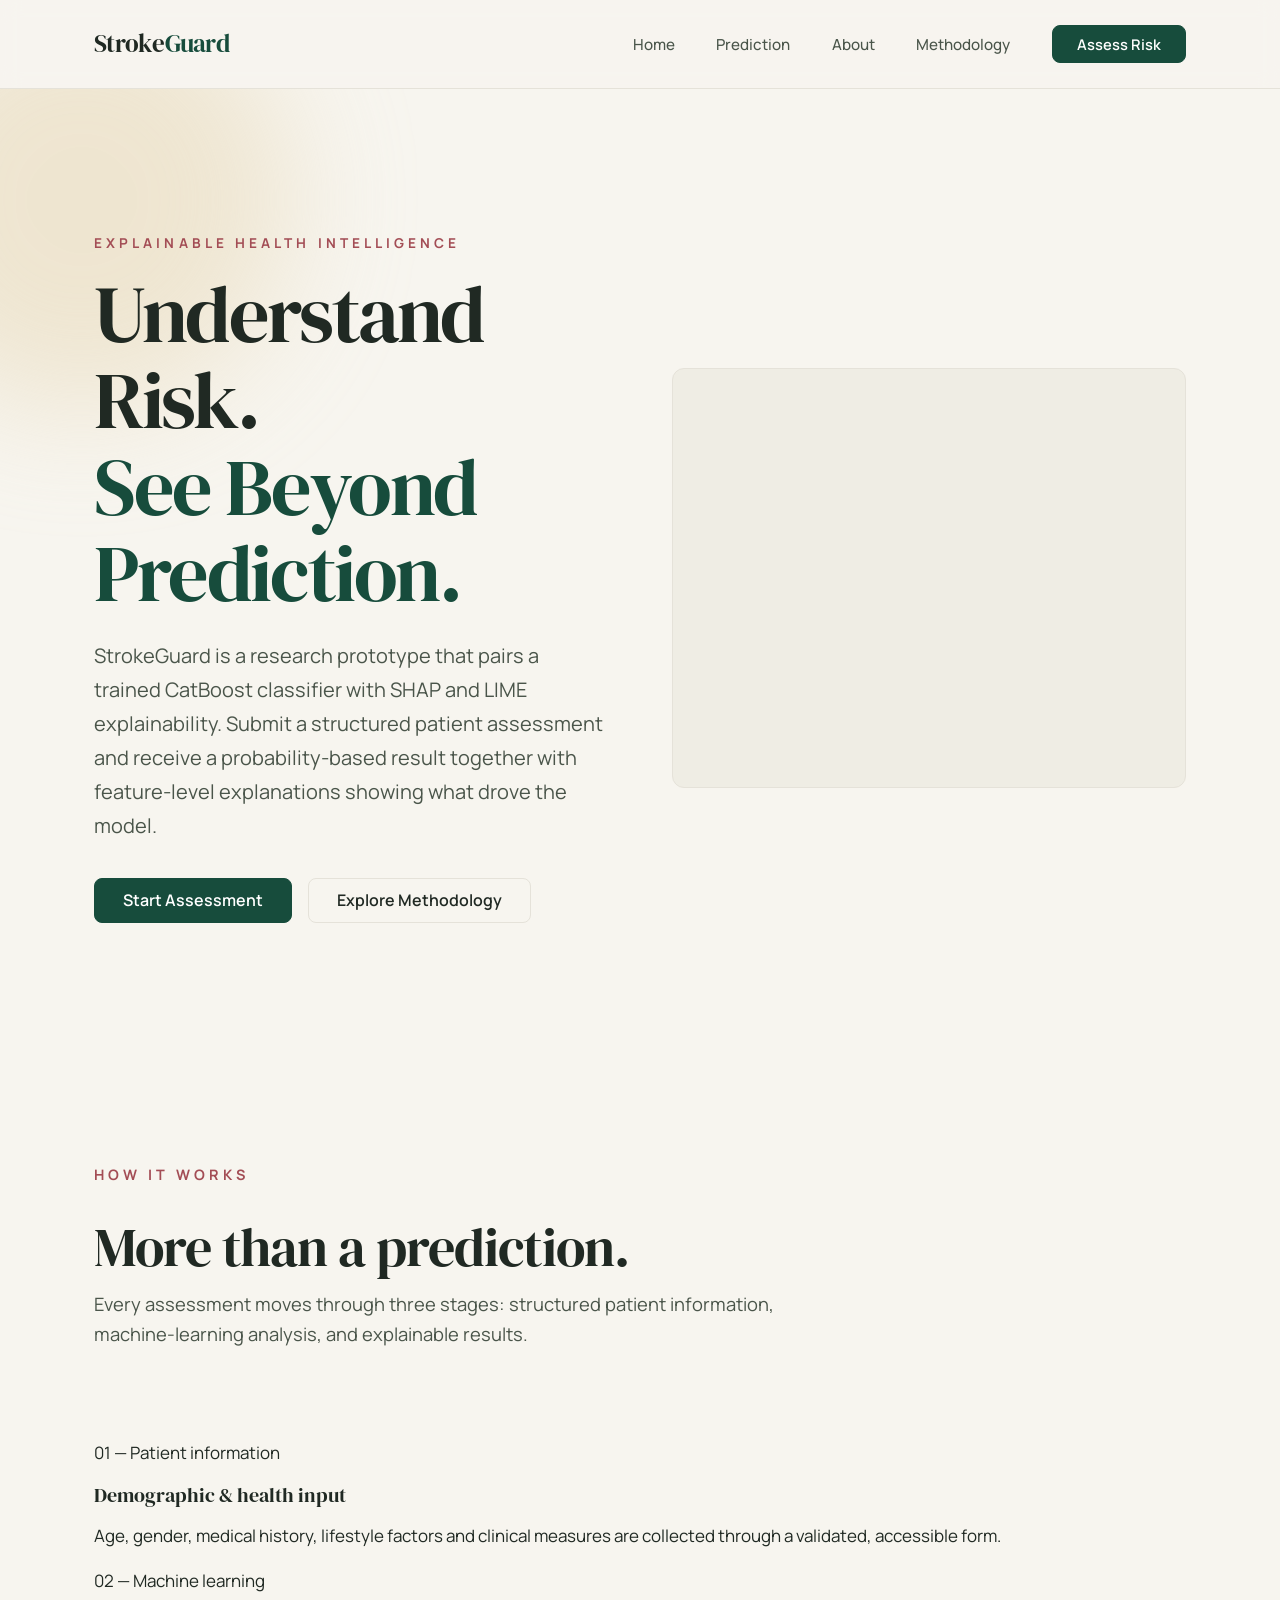
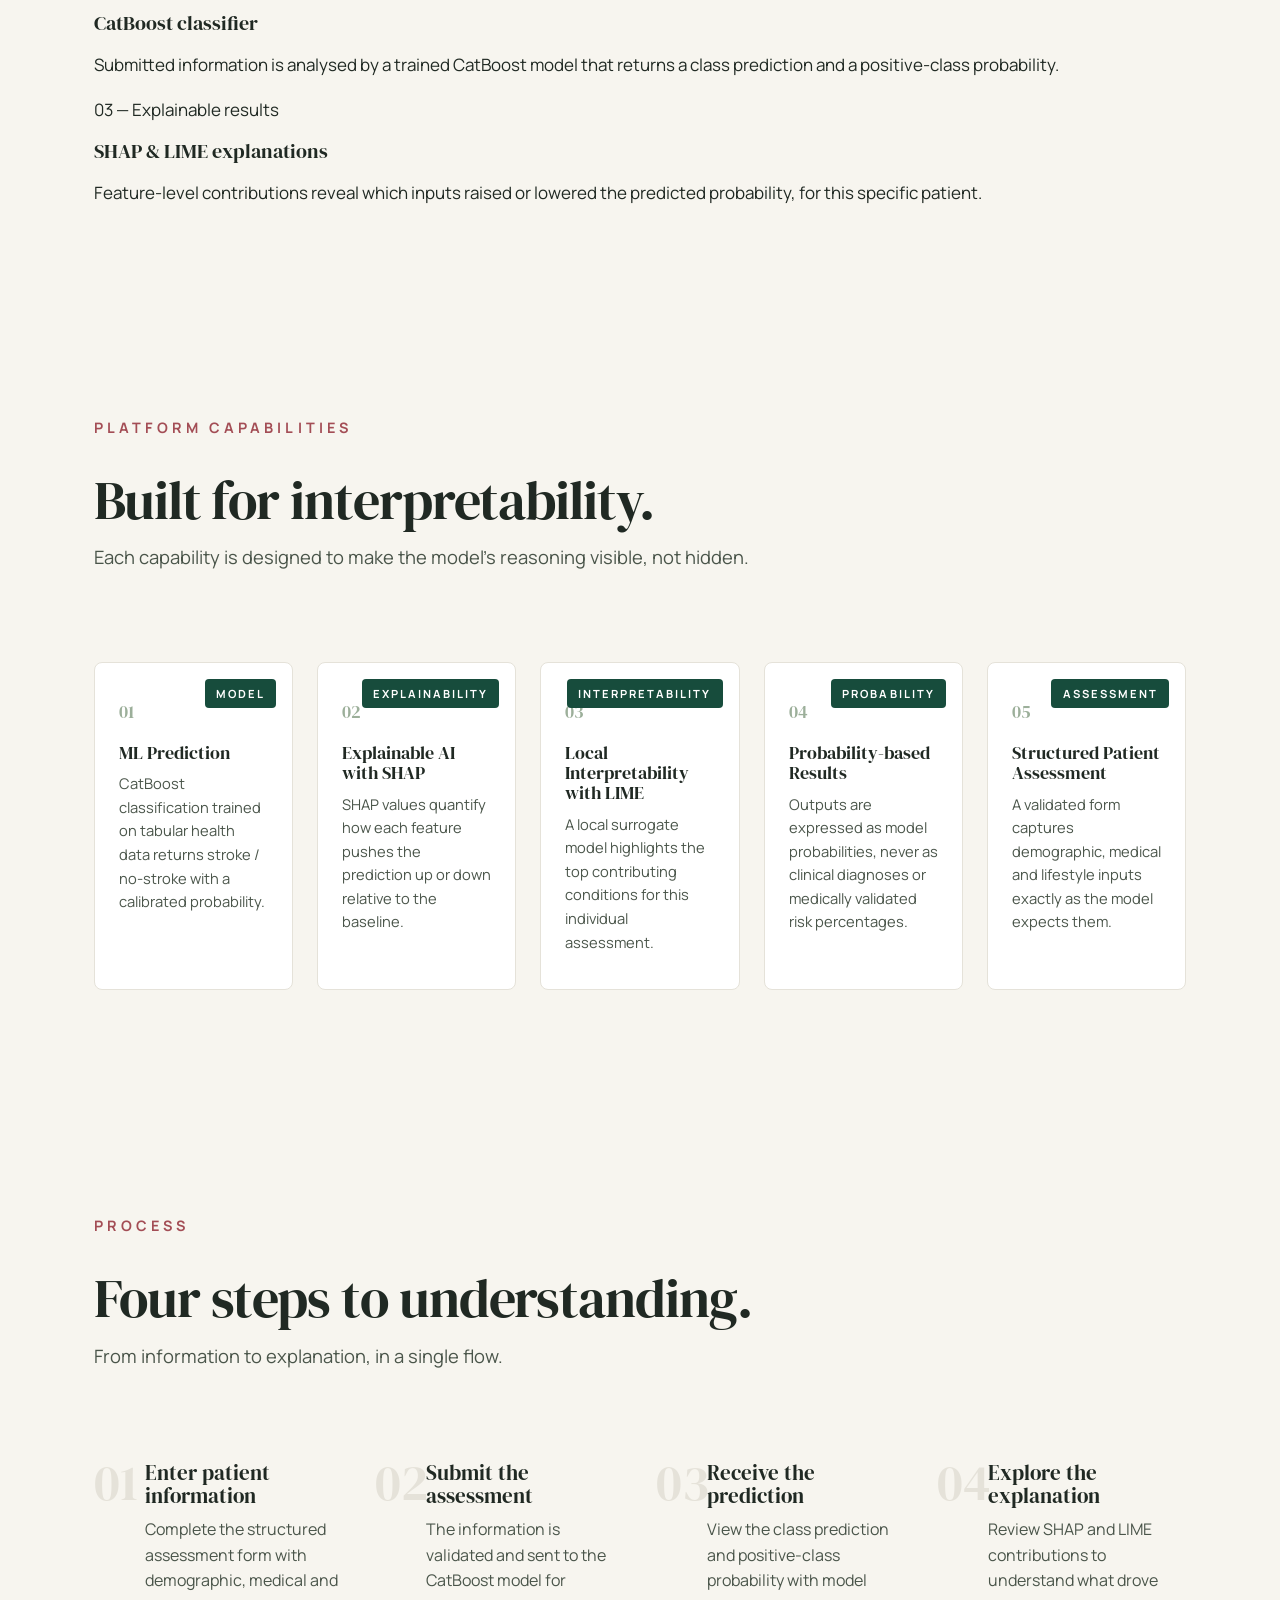
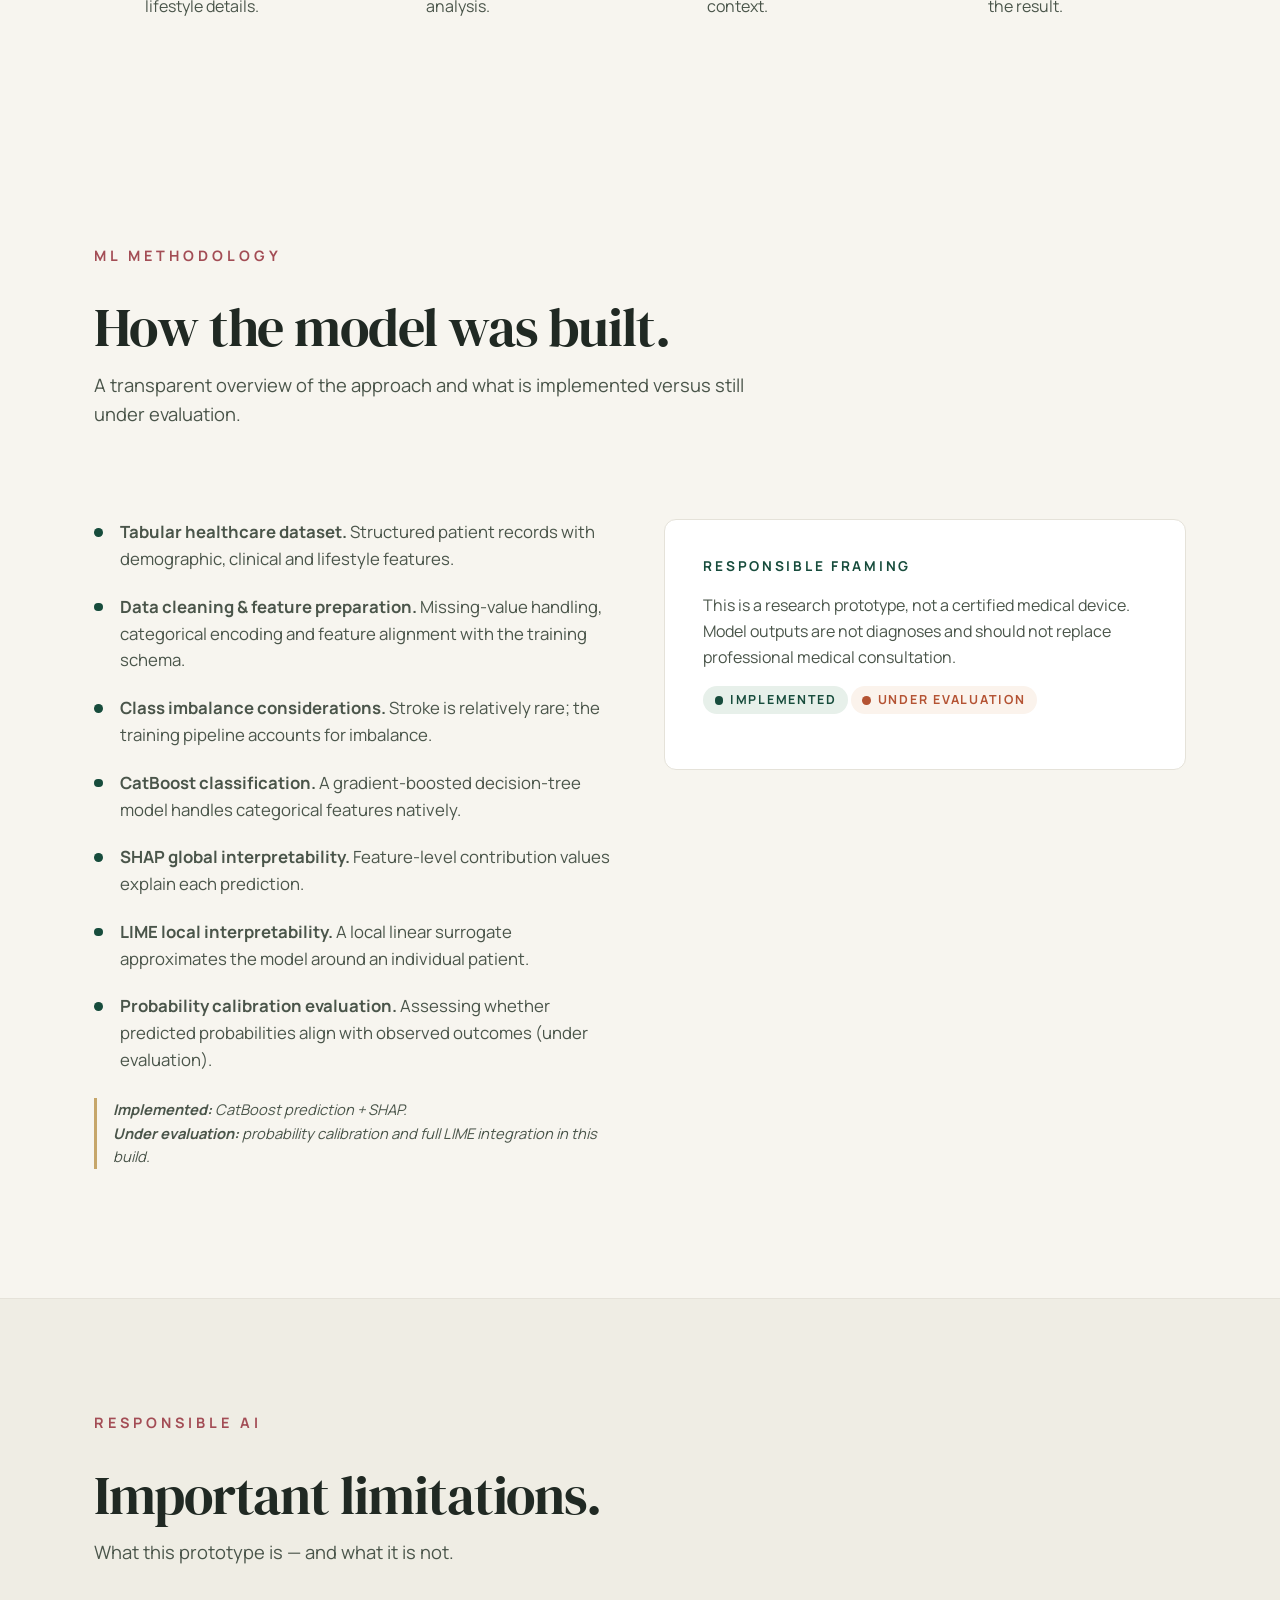
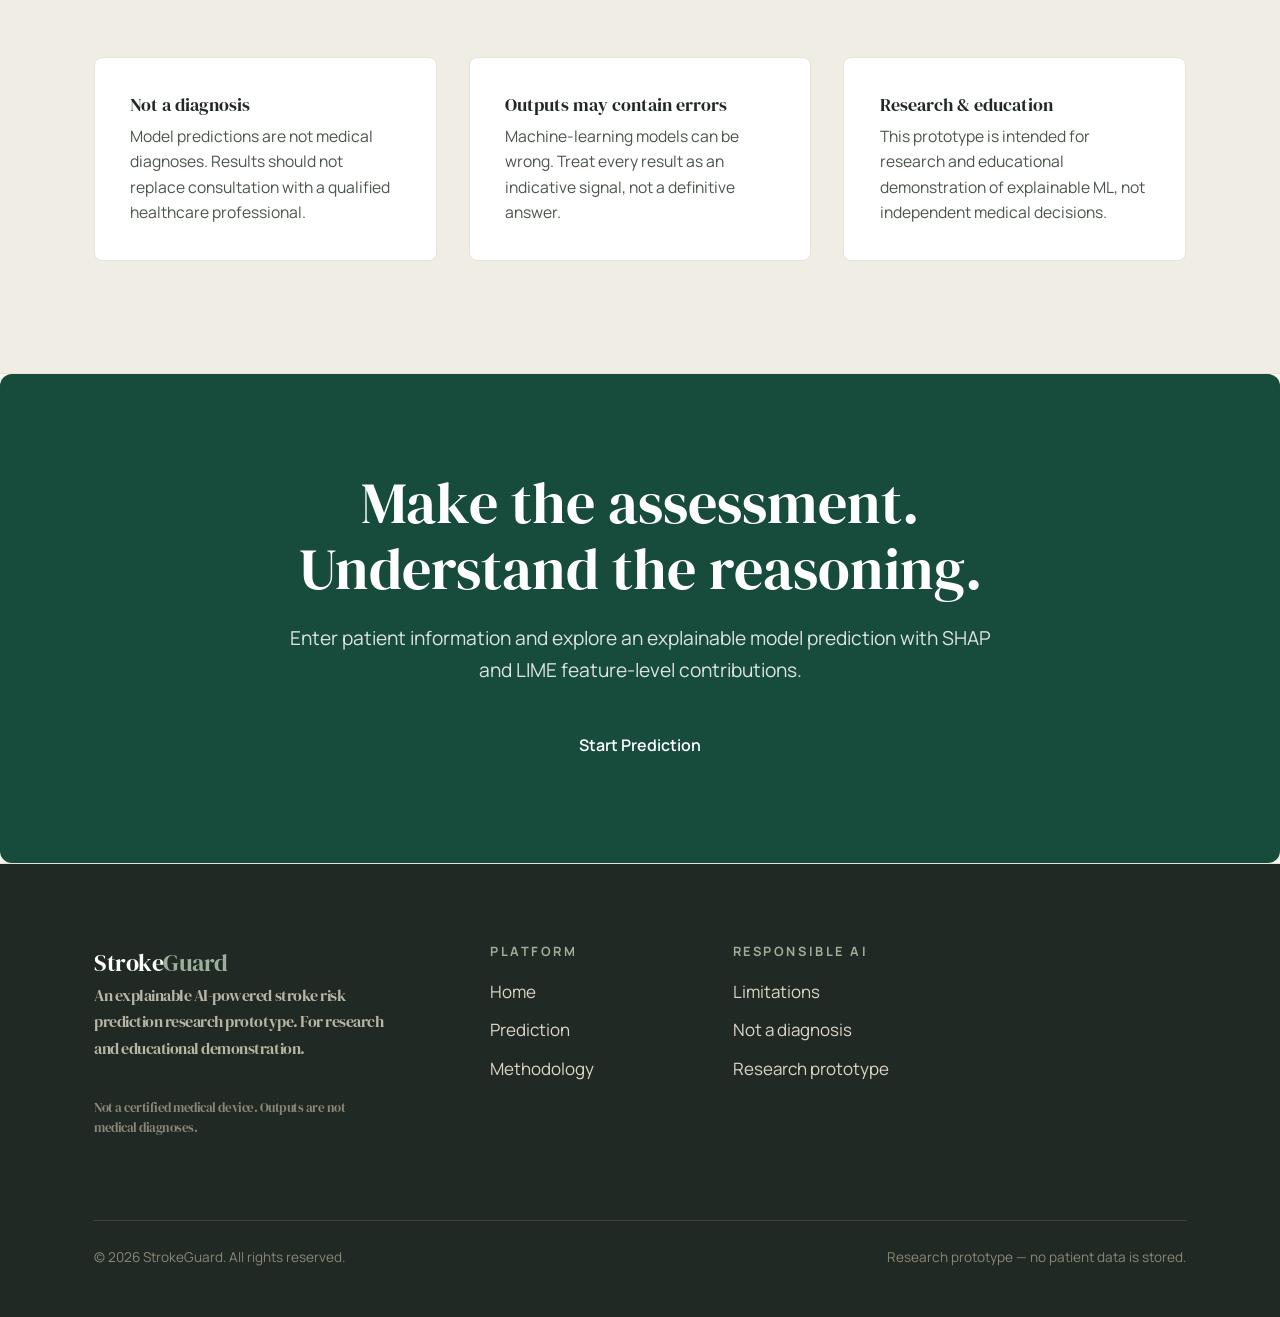
<file: frontend/index.html>
<!DOCTYPE html>
<html lang="en">
<head>
  <meta charset="UTF-8" />
  <meta name="viewport" content="width=device-width, initial-scale=1.0" />
  <title>StrokeGuard — Explainable Stroke Risk Prediction</title>
  <meta name="description" content="An explainable AI-powered stroke risk prediction research prototype. Understand risk, see beyond prediction." />
  <link rel="preconnect" href="https://fonts.googleapis.com" />
  <link rel="preconnect" href="https://fonts.gstatic.com" crossorigin />
  <link href="https://fonts.googleapis.com/css2?family=DM+Serif+Display:ital@0;1&family=Manrope:wght@400;500;600;700&display=swap" rel="stylesheet" />
  <link rel="stylesheet" href="css/style.css" />
</head>
<body>

  <!-- ====================== Navigation ====================== -->
  <header class="site-header">
    <div class="header__inner">
      <a href="index.html" class="brand" aria-label="StrokeGuard home">
        Stroke<span class="brand--mark">Guard</span>
      </a>

      <button class="nav__toggle" aria-label="Open menu" aria-expanded="false" aria-controls="nav-list">
        <span></span>
        <span></span>
        <span></span>
      </button>

      <nav>
        <ul class="nav__list" id="nav-list">
          <li><a href="index.html" class="nav__link">Home</a></li>
          <li><a href="prediction.html" class="nav__link">Prediction</a></li>
          <li><a href="#about" class="nav__link">About</a></li>
          <li><a href="#methodology" class="nav__link">Methodology</a></li>
          <li class="nav__action"><a href="prediction.html" class="btn btn--primary">Assess Risk</a></li>
        </ul>
      </nav>
    </div>
  </header>

  <!-- ====================== Hero ====================== -->
  <section class="hero">
    <div class="hero__orb"></div>

    <div class="container hero__grid">
      <div class="hero__copy">
        <p class="hero__eyebrow">Explainable Health Intelligence</p>
        <h1 class="hero__title">
          Understand Risk.<br />
          <span class="tint">See Beyond Prediction.</span>
        </h1>
        <p class="hero__lead">
          StrokeGuard is a research prototype that pairs a trained CatBoost
          classifier with SHAP and LIME explainability. Submit a structured
          patient assessment and receive a probability-based result together
          with feature-level explanations showing what drove the model.
        </p>
        <div class="hero__ctas">
          <a href="prediction.html" class="btn btn--primary">Start Assessment</a>
          <a href="#methodology" class="btn btn--outline">Explore Methodology</a>
        </div>
      </div>

      <div class="hero__visual" aria-hidden="true">
        <canvas class="hero__canvas" width="700" height="420"></canvas>
      </div>
    </div>
  </section>
  <!-- ====================== Product Intro ====================== -->
  <section class="intro section--intro" id="about">
    <div class="container">
      <div class="section__head">
        <p class="section__label">How it works</p>
        <h2 class="section__title">More than a prediction.</h2>
        <p class="section__desc">
          Every assessment moves through three stages: structured patient
          information, machine-learning analysis, and explainable results.
        </p>
      </div>

      <div class="intro__grid">
        <article class="intro__card">
          <p class="intro__step">01 — Patient information</p>
          <h3>Demographic &amp; health input</h3>
          <p>Age, gender, medical history, lifestyle factors and clinical
          measures are collected through a validated, accessible form.</p>
        </article>
        <article class="intro__card">
          <p class="intro__step">02 — Machine learning</p>
          <h3>CatBoost classifier</h3>
          <p>Submitted information is analysed by a trained CatBoost model
          that returns a class prediction and a positive-class probability.</p>
        </article>
        <article class="intro__card">
          <p class="intro__step">03 — Explainable results</p>
          <h3>SHAP &amp; LIME explanations</h3>
          <p>Feature-level contributions reveal which inputs raised or lowered
          the predicted probability, for this specific patient.</p>
        </article>
      </div>
    </div>
  </section>
  <!-- ====================== Capabilities ====================== -->
  <section class="capabilities section">
    <div class="container">
      <div class="section__head">
        <p class="section__label">Platform capabilities</p>
        <h2 class="section__title">Built for interpretability.</h2>
        <p class="section__desc">
          Each capability is designed to make the model's reasoning visible,
          not hidden.
        </p>
      </div>

      <div class="capabilities__grid">
        <div class="capability">
          <span class="capability__number">01</span>
          <span class="capability__tag">Model</span>
          <h4>ML Prediction</h4>
          <p>CatBoost classification trained on tabular health data returns
          stroke / no-stroke with a calibrated probability.</p>
        </div>
        <div class="capability">
          <span class="capability__number">02</span>
          <span class="capability__tag">Explainability</span>
          <h4>Explainable AI with SHAP</h4>
          <p>SHAP values quantify how each feature pushes the prediction up
          or down relative to the baseline.</p>
        </div>
        <div class="capability">
          <span class="capability__number">03</span>
          <span class="capability__tag">Interpretability</span>
          <h4>Local Interpretability with LIME</h4>
          <p>A local surrogate model highlights the top contributing
          conditions for this individual assessment.</p>
        </div>
        <div class="capability">
          <span class="capability__number">04</span>
          <span class="capability__tag">Probability</span>
          <h4>Probability-based Results</h4>
          <p>Outputs are expressed as model probabilities, never as clinical
          diagnoses or medically validated risk percentages.</p>
        </div>
        <div class="capability">
          <span class="capability__number">05</span>
          <span class="capability__tag">Assessment</span>
          <h4>Structured Patient Assessment</h4>
          <p>A validated form captures demographic, medical and lifestyle
          inputs exactly as the model expects them.</p>
        </div>
      </div>
    </div>
  </section>

  <!-- ====================== How it works ====================== -->
  <section class="workflow section">
    <div class="container">
      <div class="section__head">
        <p class="section__label">Process</p>
        <h2 class="section__title">Four steps to understanding.</h2>
        <p class="section__desc">
          From information to explanation, in a single flow.
        </p>
      </div>

      <div class="workflow__grid">
        <div class="workflow__step">
          <span class="step__num">01</span>
          <h4>Enter patient information</h4>
          <p>Complete the structured assessment form with demographic,
          medical and lifestyle details.</p>
        </div>
        <div class="workflow__step">
          <span class="step__num">02</span>
          <h4>Submit the assessment</h4>
          <p>The information is validated and sent to the CatBoost model for
          analysis.</p>
        </div>
        <div class="workflow__step">
          <span class="step__num">03</span>
          <h4>Receive the prediction</h4>
          <p>View the class prediction and positive-class probability with
          model context.</p>
        </div>
        <div class="workflow__step">
          <span class="step__num">04</span>
          <h4>Explore the explanation</h4>
          <p>Review SHAP and LIME contributions to understand what drove the
          result.</p>
        </div>
      </div>
    </div>
  </section>
  <!-- ====================== Methodology ====================== -->
  <section class="methodology section" id="methodology">
    <div class="container">
      <div class="section__head">
        <p class="section__label">ML methodology</p>
        <h2 class="section__title">How the model was built.</h2>
        <p class="section__desc">
          A transparent overview of the approach and what is implemented
          versus still under evaluation.
        </p>
      </div>

      <div class="methodology__grid">
        <div>
          <ul class="methodology__list">
            <li><strong>Tabular healthcare dataset.</strong> Structured
            patient records with demographic, clinical and lifestyle features.</li>
            <li><strong>Data cleaning &amp; feature preparation.</strong>
            Missing-value handling, categorical encoding and feature alignment
            with the training schema.</li>
            <li><strong>Class imbalance considerations.</strong> Stroke is
            relatively rare; the training pipeline accounts for imbalance.</li>
            <li><strong>CatBoost classification.</strong> A gradient-boosted
            decision-tree model handles categorical features natively.</li>
            <li><strong>SHAP global interpretability.</strong> Feature-level
            contribution values explain each prediction.</li>
            <li><strong>LIME local interpretability.</strong> A local linear
            surrogate approximates the model around an individual patient.</li>
            <li><strong>Probability calibration evaluation.</strong>
            Assessing whether predicted probabilities align with observed
            outcomes (under evaluation).</li>
          </ul>
          <p class="methodology__note">
            <strong>Implemented:</strong> CatBoost prediction + SHAP.<br />
            <strong>Under evaluation:</strong> probability calibration and
            full LIME integration in this build.
          </p>
        </div>

        <div class="methodology__panel">
          <h4>Responsible framing</h4>
          <p>This is a research prototype, not a certified medical device.
          Model outputs are not diagnoses and should not replace professional
          medical consultation.</p>
          <p><span class="status-tag status-tag--implemented"><span class="status-tag__dot"></span>Implemented</span>
          <span class="status-tag status-tag--evaluation"><span class="status-tag__dot"></span>Under evaluation</span></p>
        </div>
      </div>
    </div>
  </section>

  <!-- ====================== Responsible AI ====================== -->
  <section class="responsible section">
    <div class="container">
      <div class="section__head">
        <p class="section__label">Responsible AI</p>
        <h2 class="section__title">Important limitations.</h2>
        <p class="section__desc">
          What this prototype is — and what it is not.
        </p>
      </div>

      <div class="responsible__grid">
        <div class="responsible__card">
          <h4>Not a diagnosis</h4>
          <p>Model predictions are not medical diagnoses. Results should not
          replace consultation with a qualified healthcare professional.</p>
        </div>
        <div class="responsible__card">
          <h4>Outputs may contain errors</h4>
          <p>Machine-learning models can be wrong. Treat every result as an
          indicative signal, not a definitive answer.</p>
        </div>
        <div class="responsible__card">
          <h4>Research &amp; education</h4>
          <p>This prototype is intended for research and educational
          demonstration of explainable ML, not independent medical decisions.</p>
        </div>
      </div>
    </div>
  </section>

  <!-- ====================== Final CTA ====================== -->
  <section class="cta-final section">
    <div class="container">
      <h2 class="cta-final__title">Make the assessment.<br />
      Understand the reasoning.</h2>
      <p class="cta-final__desc">
        Enter patient information and explore an explainable model prediction
        with SHAP and LIME feature-level contributions.
      </p>
      <a href="prediction.html" class="btn btn--primary">Start Prediction</a>
    </div>
  </section>

  <!-- ====================== Footer ====================== -->
  <footer class="site-footer">
    <div class="container">
      <div class="footer__grid">
        <div class="footer__brand">
          Stroke<span class="brand--mark">Guard</span>
          <p class="footer__desc">
            An explainable AI-powered stroke risk prediction research
            prototype. For research and educational demonstration.
          </p>
          <p class="disclaimer">
            Not a certified medical device. Outputs are not medical
            diagnoses.
          </p>
        </div>

        <div class="footer__nav">
          <div class="footer__col">
            <h5>Platform</h5>
            <ul>
              <li><a href="index.html">Home</a></li>
              <li><a href="prediction.html">Prediction</a></li>
              <li><a href="#methodology">Methodology</a></li>
            </ul>
          </div>
          <div class="footer__col">
            <h5>Responsible AI</h5>
            <ul>
              <li><a href="#responsible">Limitations</a></li>
              <li><a href="#methodology">Not a diagnosis</a></li>
              <li><a href="#methodology">Research prototype</a></li>
            </ul>
          </div>
        </div>
      </div>

      <div class="footer__bottom">
        <span>© 2026 StrokeGuard. All rights reserved.</span>
        <span>Research prototype — no patient data is stored.</span>
      </div>
    </div>
  </footer>
</body>
</html>
</file>
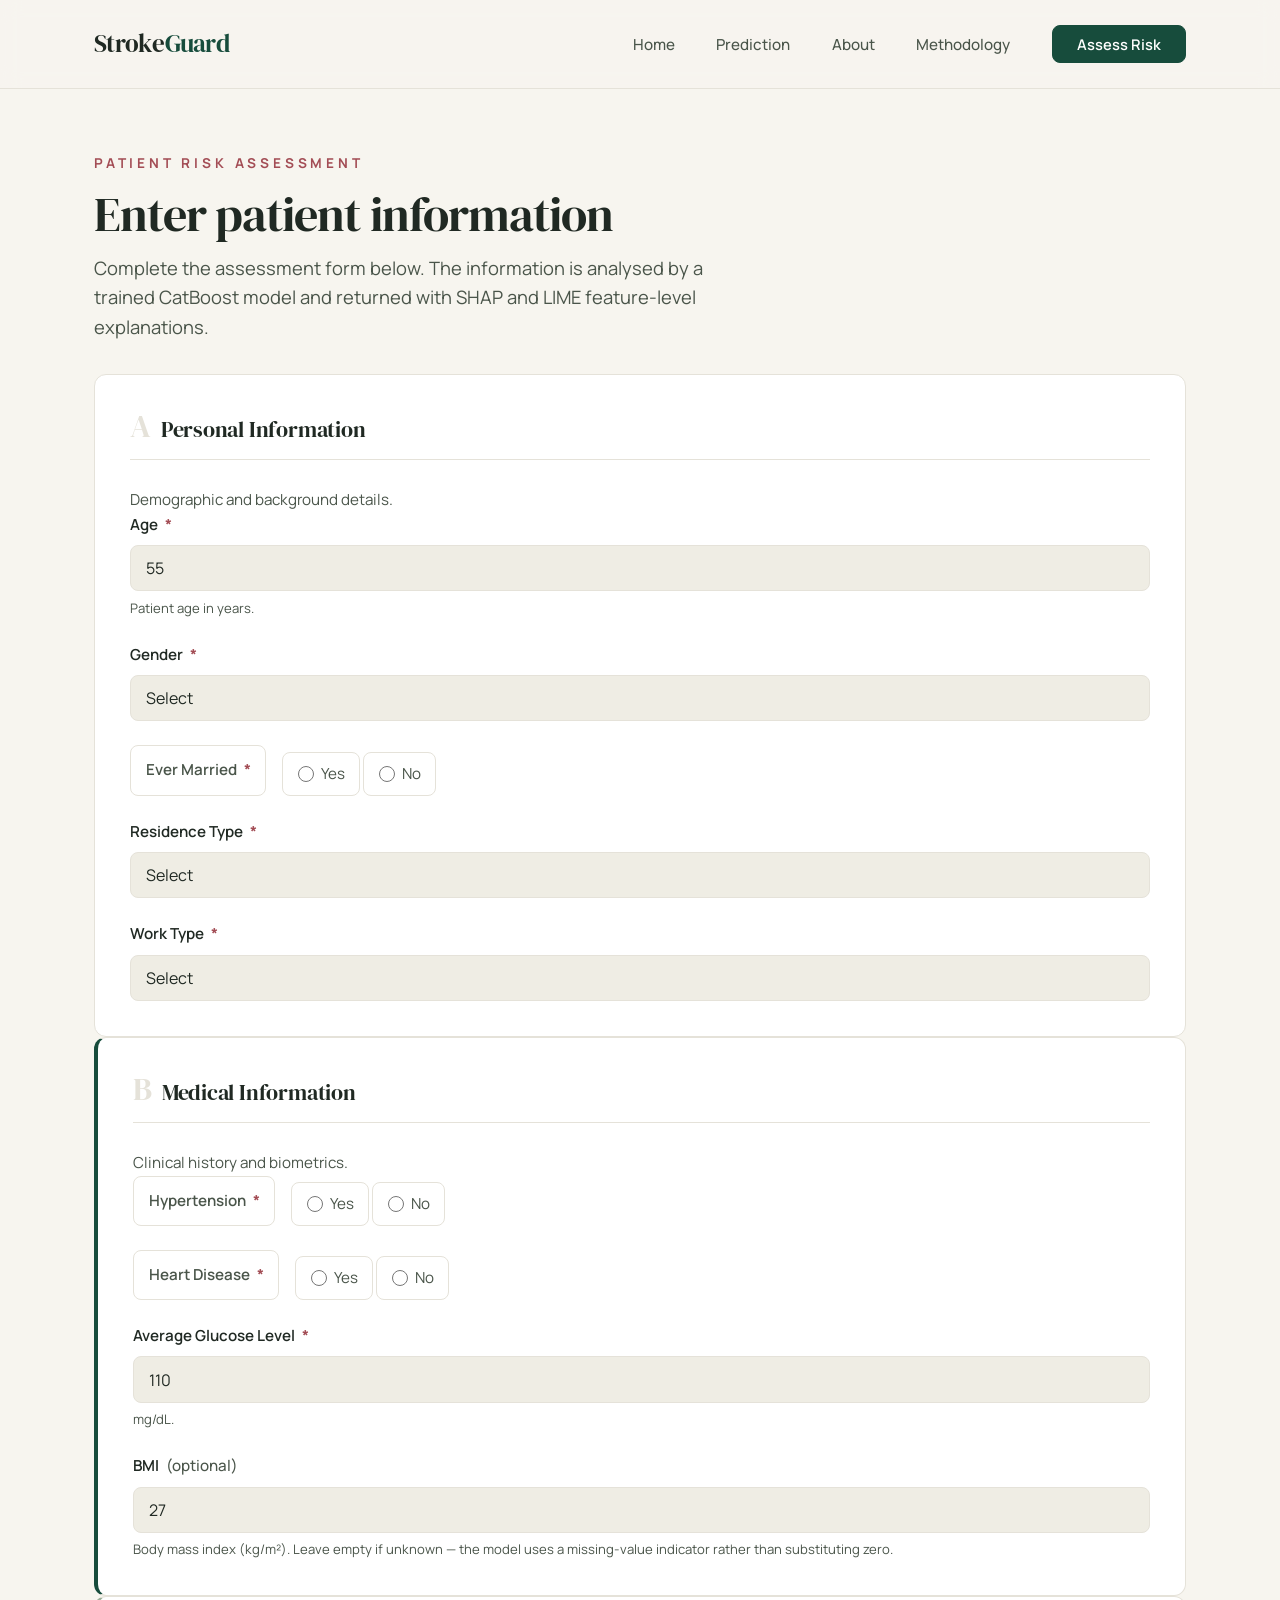
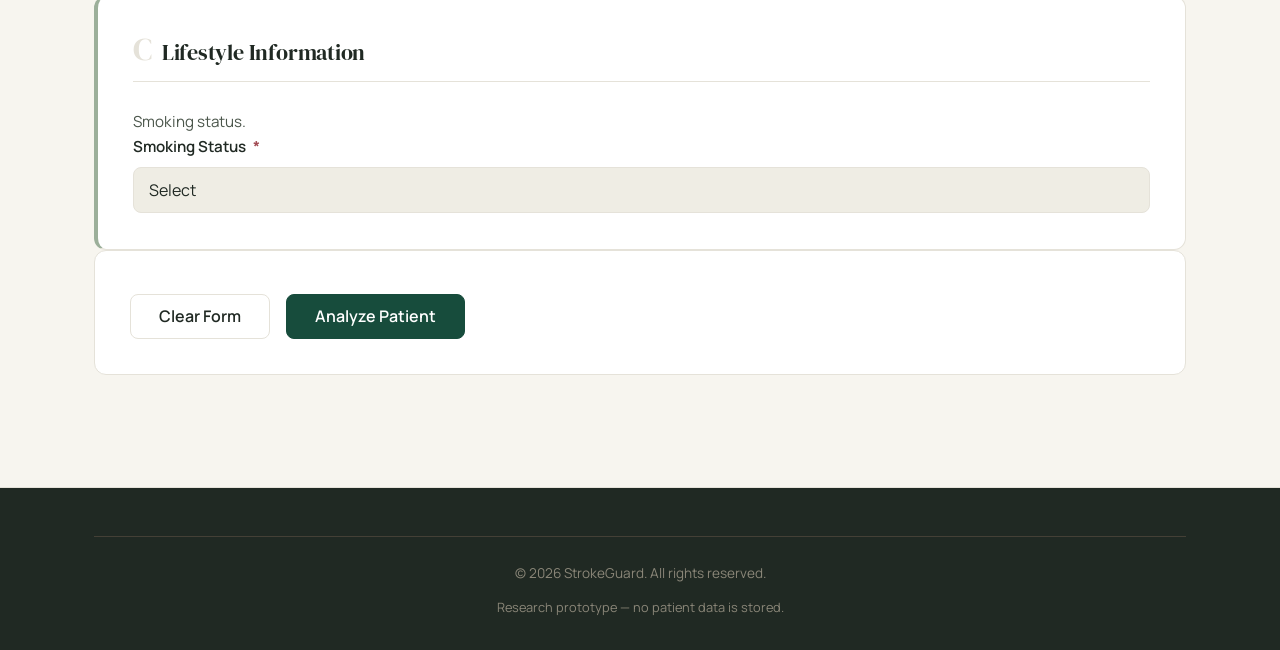
<file: frontend/prediction.html>
<!DOCTYPE html>
<html lang="en">
<head>
  <meta charset="UTF-8" />
  <meta name="viewport" content="width=device-width, initial-scale=1.0" />
  <title>Patient Risk Assessment — StrokeGuard</title>
  <meta name="description" content="Enter patient information to generate an explainable stroke risk prediction." />
  <link rel="preconnect" href="https://fonts.googleapis.com" />
  <link rel="preconnect" href="https://fonts.gstatic.com" crossorigin />
  <link href="https://fonts.googleapis.com/css2?family=DM+Serif+Display:ital@0;1&family=Manrope:wght@400;500;600;700&display=swap" rel="stylesheet" />
  <link rel="stylesheet" href="css/style.css" />
  <link rel="stylesheet" href="css/prediction.css" />
</head>
<body>

  <!-- ====================== Navigation ====================== -->
  <header class="site-header">
    <div class="header__inner">
      <a href="index.html" class="brand" aria-label="StrokeGuard home">
        Stroke<span class="brand--mark">Guard</span>
      </a>

      <button class="nav__toggle" aria-label="Open menu" aria-expanded="false" aria-controls="nav-list">
        <span></span><span></span><span></span>
      </button>

      <nav>
        <ul class="nav__list" id="nav-list">
          <li><a href="index.html" class="nav__link">Home</a></li>
          <li><a href="prediction.html" class="nav__link" aria-current="page">Prediction</a></li>
          <li><a href="index.html#about" class="nav__link">About</a></li>
          <li><a href="index.html#methodology" class="nav__link">Methodology</a></li>
          <li class="nav__action"><a href="prediction.html" class="btn btn--primary">Assess Risk</a></li>
        </ul>
      </nav>
    </div>
  </header>

  <!-- ====================== Page header ====================== -->
  <section class="page-header">
    <div class="page-header__inner">
      <p class="page__eyebrow">Patient Risk Assessment</p>
      <h1 class="page__title">Enter patient information</h1>
      <p class="page__lead">
        Complete the assessment form below. The information is analysed by a
        trained CatBoost model and returned with SHAP and LIME
        feature-level explanations.
      </p>
    </div>
  </section>

  <!-- ====================== Assessment form ====================== -->
  <section class="assessment">
    <div class="assessment__inner">
      <form id="assessment-form" novalidate>

        <!-- Section A: Personal -->
        <div class="form__section" id="section-personal">
          <div class="form__section__head">
            <span class="form__section__num">A</span>
            <h2 class="form__section__title">Personal Information</h2>
          </div>
          <p class="form__section__desc">Demographic and background details.</p>

          <div class="field">
            <label class="field__label" for="age">Age <abbr title="required">*</abbr></label>
            <input class="field__input" type="number" id="age" name="age" min="1" max="120" value="55" required placeholder="e.g. 55" />
            <div class="field__hint">Patient age in years.</div>
            <div class="field__error">Please enter a valid age (1–120).</div>
          </div>

          <div class="field">
            <label class="field__label" for="gender">Gender <abbr title="required">*</abbr></label>
            <select class="field__select" id="gender" name="gender" required>
              <option value="">Select</option>
              <option value="Male">Male</option>
              <option value="Female">Female</option>
              <option value="Other">Other</option>
            </select>
            <div class="field__error">Please select a gender.</div>
          </div>

          <div class="field check-group">
            <label class="field__label" style="margin-bottom:0;">Ever Married <abbr title="required">*</abbr></label>
            <div style="margin-top:0.4rem;">
              <label><input type="radio" name="ever_married" value="Yes" required /> Yes</label>
              <label><input type="radio" name="ever_married" value="No" /> No</label>
            </div>
            <div class="field__error">Please select an option.</div>
          </div>

          <div class="field">
            <label class="field__label" for="residence_type">Residence Type <abbr title="required">*</abbr></label>
            <select class="field__select" id="residence_type" name="residence_type" required>
              <option value="">Select</option>
              <option value="Urban">Urban</option>
              <option value="Rural">Rural</option>
            </select>
            <div class="field__error">Please select a residence type.</div>
          </div>

          <div class="field">
            <label class="field__label" for="work_type">Work Type <abbr title="required">*</abbr></label>
            <select class="field__select" id="work_type" name="work_type" required>
              <option value="">Select</option>
              <option value="Private">Private</option>
              <option value="Self-employed">Self-employed</option>
              <option value="Govt_job">Govt_job</option>
              <option value="Children">Children</option>
              <option value="Never_worked">Never_worked</option>
            </select>
            <div class="field__error">Please select a work type.</div>
          </div>
        </div>
        <!-- Section B: Medical -->
        <div class="form__section form__section--medical" id="section-medical">
          <div class="form__section__head">
            <span class="form__section__num">B</span>
            <h2 class="form__section__title">Medical Information</h2>
          </div>
          <p class="form__section__desc">Clinical history and biometrics.</p>

          <div class="field check-group">
            <label class="field__label" style="margin-bottom:0;">Hypertension <abbr title="required">*</abbr></label>
            <div style="margin-top:0.4rem;">
              <label><input type="radio" name="hypertension" value="1" required /> Yes</label>
              <label><input type="radio" name="hypertension" value="0" /> No</label>
            </div>
            <div class="field__error">Please select an option.</div>
          </div>

          <div class="field check-group">
            <label class="field__label" style="margin-bottom:0;">Heart Disease <abbr title="required">*</abbr></label>
            <div style="margin-top:0.4rem;">
              <label><input type="radio" name="heart_disease" value="1" required /> Yes</label>
              <label><input type="radio" name="heart_disease" value="0" /> No</label>
            </div>
            <div class="field__error">Please select an option.</div>
          </div>

          <div class="field">
            <label class="field__label" for="avg_glucose_level">Average Glucose Level <abbr title="required">*</abbr></label>
            <input class="field__input" type="number" id="avg_glucose_level" name="avg_glucose_level" min="0" max="500" step="0.1" value="110" required placeholder="e.g. 110" />
            <div class="field__hint">mg/dL.</div>
            <div class="field__error">Please enter a valid glucose level (0–500 mg/dL).</div>
          </div>

          <div class="field">
            <label class="field__label" for="bmi">BMI <span style="font-weight:500;color:var(--color-text-soft);">(optional)</span></label>
            <input class="field__input" type="number" id="bmi" name="bmi" min="10" max="70" step="0.1" value="27" placeholder="e.g. 27" />
            <div class="field__hint">Body mass index (kg/m&sup2;). Leave empty if unknown — the model uses a missing-value indicator rather than substituting zero.</div>
            <div class="field__error">Please enter a valid BMI (10–70 kg/m&sup2;).</div>
          </div>
        </div>

        <!-- Section C: Lifestyle -->
        <div class="form__section form__section--lifestyle" id="section-lifestyle">
          <div class="form__section__head">
            <span class="form__section__num">C</span>
            <h2 class="form__section__title">Lifestyle Information</h2>
          </div>
          <p class="form__section__desc">Smoking status.</p>

          <div class="field">
            <label class="field__label" for="smoking_status">Smoking Status <abbr title="required">*</abbr></label>
            <select class="field__select" id="smoking_status" name="smoking_status" required>
              <option value="">Select</option>
              <option value="formerly smoked">formerly smoked</option>
              <option value="never smoked">never smoked</option>
              <option value="smokes">smokes</option>
              <option value="Unknown">Unknown</option>
            </select>
            <div class="field__error">Please select a smoking status.</div>
          </div>
        </div>

        <!-- Section D: Actions -->
        <div class="form__section" id="section-actions">
          <div class="form__actions">
            <button type="button" class="btn btn--outline" id="btn-reset">Clear Form</button>
            <button type="submit" class="btn btn--primary" id="btn-submit">Analyze Patient</button>
          </div>
        </div>

      </form>

      <!-- Loading overlay -->
      <div class="loading-overlay" id="loading-overlay">
        <div class="loading__spinner"></div>
        <div class="loading__text">Analyzing</div>
      </div>
    </div>
  </section>

  <!-- ====================== Results (shown after prediction) ====================== -->
  <section class="results" id="results" aria-live="polite" style="display:none;">
    <div class="assessment__inner">
      <h2 class="results__title">Assessment Result</h2>
      <p class="results__subtitle">
        The model has processed the submitted information. Below is the
        prediction and an explanation of what drove it.
      </p>

      <div class="results__grid">
        <!-- Prediction card -->
        <div class="prediction-card" id="prediction-card">
          <div class="prediction__badge" id="prediction-badge" role="status">No Stroke</div>
          <div class="prediction__label" id="prediction-label">No Stroke</div>
          <div class="prediction__prob">
            Positive-class probability: <span class="big" id="probability-value">0.00</span>
          </div>
        </div>

        <!-- Model info -->
        <div class="model-info">
          <div class="model-info__row">
            <span class="model-info__k">Model</span>
            <span class="model-info__v" id="model-name">CatBoost Classifier</span>
          </div>
          <div class="model-info__row">
            <span class="model-info__k">Timestamp</span>
            <span class="model-info__v" id="prediction-timestamp">—</span>
          </div>
          <div class="model-info__row">
            <span class="model-info__k">Explanations</span>
            <span class="model-info__v" id="explanation-status">—</span>
          </div>
        </div>

        <!-- SHAP -->
        <div class="explainer" id="shap-block">
          <div class="explainer__head">
            <h3>SHAP Explanation</h3>
          </div>
          <div class="contribs__list" id="shap-list"></div>
          <p class="explainer__note">
            SHAP values show how each feature moved the prediction relative to
            the model baseline. Positive values increase the predicted
            probability of stroke; negative values decrease it.
          </p>
        </div>

        <!-- LIME -->
        <div class="explainer" id="lime-block">
          <div class="explainer__head">
            <h3>LIME Explanation</h3>
          </div>
          <div class="contribs__list" id="lime-list"></div>
          <p class="explainer__note">
            LIME is a local surrogate model. Weights reflect the local linear
            approximation around this patient, not the global CatBoost model.
          </p>
        </div>

        <!-- Patient summary -->
        <div class="summary">
          <div class="summary__head">
            <h3>Patient Summary</h3>
          </div>
          <div class="summary__grid" id="patient-summary"></div>
        </div>
      </div>

      <!-- Disclaimer -->
      <div class="disclaimer-box">
        <p><strong>Important:</strong> This result is a machine-learning
        prediction, not a medical diagnosis. It should not be used to make
        independent medical decisions or replace consultation with a qualified
        healthcare professional. Model outputs may contain errors.</p>
      </div>

      <div class="reset-actions">
        <button type="button" class="btn btn--outline" id="btn-new-assessment">Start a New Assessment</button>
      </div>
    </div>
  </section>

  <footer class="site-footer" style="padding:3rem 0 2rem;">
    <div class="container">
      <div class="footer__bottom" style="display:flex;flex-direction:column;gap:0.8rem;text-align:center;">
        <span>&copy; 2026 StrokeGuard. All rights reserved.</span>
        <span style="font-size:0.8rem;color:#8a8678;">Research prototype &mdash; no patient data is stored.</span>
      </div>
    </div>
  </footer>
  <script src="js/prediction.js" defer></script>
  <script>
  window.API_BASE_URL = "https://stroke-prediction-hhku.onrender.com";
</script>
</body>
</html>
</file>
<file: frontend/css/style.css>
/* ==========================================================================
   StrokeGuard — Design System & Shared Styles
   Premium health technology editorial aesthetic.
   ========================================================================== */

/* ---- Design tokens ---- */
:root {
  --color-ivory: #F7F5EF;
  --color-cream: #EFEDE4;
  --color-text: #202923;
  --color-text-soft: #4A554A;
  --color-green: #174C3C;
  --color-green-dark: #0F372A;
  --color-sage: #9CAF9A;
  --color-burgundy: #A34D55;
  --color-gold: #C6A66A;
  --color-gold-soft: #E8D9B8;
  --color-white: #FFFFFF;
  --color-border: #E5E2D9;
  --color-shadow: rgba(23, 76, 60, 0.06);

  --font-serif: "DM Serif Display", "Playfair Display", Georgia, serif;
  --font-sans: "Manrope", "Inter", -apple-system, BlinkMacSystemFont,
    "Segoe UI", Roboto, Helvetica, Arial, sans-serif;

  --radius-sm: 4px;
  --radius-md: 8px;
  --radius-lg: 12px;
  --transition: all 260ms cubic-bezier(0.23, 1, 0.32, 1);
  --max-width: 1140px;
  --header-height: 88px;
}

*,
*::before,
*::after {
  box-sizing: border-box;
}

html {
  scroll-behavior: smooth;
}

body {
  margin: 0;
  padding: 0;
  background-color: var(--color-ivory);
  color: var(--color-text);
  font-family: var(--font-sans);
  font-size: 17px;
  line-height: 1.6;
  font-weight: 400;
  -webkit-font-smoothing: antialiased;
  -moz-osx-font-smoothing: grayscale;
}

h1,
h2,
h3,
h4,
h5,
h6 {
  font-family: var(--font-serif);
  font-weight: 400;
  line-height: 1.15;
  margin: 0 0 1rem 0;
  color: var(--color-text);
}

p {
  margin: 0 0 1.1rem 0;
}

a {
  color: var(--color-green);
  text-decoration: none;
  transition: var(--transition);
}

a:hover {
  color: var(--color-burgundy);
}

img {
  display: block;
  max-width: 100%;
}

.visually-hidden {
  position: absolute;
  width: 1px;
  height: 1px;
  padding: 0;
  margin: -1px;
  overflow: hidden;
  clip: rect(0 0 0 0);
  border: 0;
}

.container {
  position: relative;
  max-width: var(--max-width);
  margin: 0 auto;
  padding: 0 1.5rem;
}

.btn {
  display: inline-flex;
  align-items: center;
  justify-content: center;
  gap: 0.5rem;
  padding: 0.85rem 1.75rem;
  font-family: var(--font-sans);
  font-size: 1rem;
  font-weight: 600;
  text-align: center;
  border: 1px solid transparent;
  border-radius: var(--radius-md);
  cursor: pointer;
  transition: var(--transition);
  line-height: 1;
}

.btn:focus-visible {
  outline: 2px solid var(--color-green);
  outline-offset: 3px;
}

.btn--primary {
  background: var(--color-green);
  color: #fff;
  border-color: var(--color-green);
}
/* ==========================================================================
   Homepage — Hero
   ========================================================================== */
.hero {
  position: relative;
  padding: 9rem 0 10rem;
  overflow: hidden;
}

.hero__grid {
  position: relative;
  z-index: 2;
  display: grid;
  grid-template-columns: 1fr 1fr;
  gap: 4rem;
  align-items: center;
}

.hero__eyebrow {
  font-family: var(--font-sans);
  font-size: 0.85rem;
  font-weight: 700;
  letter-spacing: 0.3em;
  text-transform: uppercase;
  color: var(--color-burgundy);
  margin-bottom: 1rem;
}

.hero__title {
  font-size: clamp(3rem, 6vw + 0.5rem, 5rem);
  line-height: 1.08;
  letter-spacing: -0.03em;
  margin-bottom: 1.4rem;
}

.hero__title .tint {
  color: var(--color-green);
}

.hero__lead {
  font-size: 1.25rem;
  color: var(--color-text-soft);
  max-width: 48ch;
  margin-bottom: 2.2rem;
  line-height: 1.7;
}

.hero__ctas {
  display: flex;
  gap: 1rem;
  flex-wrap: wrap;
}

.hero__visual {
  position: relative;
  height: 420px;
  border-radius: var(--radius-lg);
  overflow: hidden;
  border: 1px solid var(--color-border);
  background: var(--color-cream);
  display: flex;
  align-items: center;
  justify-content: center;
}

.hero__canvas {
  width: 100%;
  height: 100%;
  display: block;
}

.hero__orb {
  position: absolute;
  inset: -10% auto auto -10%;
  width: 420px;
  height: 420px;
  border-radius: 50%;
  background: var(--color-gold-soft);
  filter: blur(60px);
  opacity: 0.55;
  z-index: 0;
  pointer-events: none;
}

.btn--primary:hover {
  background: var(--color-green-dark);
/* ==========================================================================
   Product intro — three columns
   ========================================================================== */
.intro {
  background: var(--color-cream);
}

.intro__grid {
  display: grid;
  grid-template-columns: repeat(3, 1fr);
  gap: 2rem;
}

.intro__card {
  padding: 2.6rem 2rem;
  background: var(--color-white);
  border: 1px solid var(--color-border);
  border-top: 3px solid var(--color-green);
  border-radius: var(--radius-md);
  transition: var(--transition);
}

.intro__card:hover {
  border-top-color: var(--color-burgundy);
  transform: translateY(-3px);
  box-shadow: 0 12px 30px var(--color-shadow);
}

.intro__step {
  font-family: var(--font-sans);
  font-size: 0.8rem;
  font-weight: 700;
  letter-spacing: 0.25em;
  text-transform: uppercase;
  color: var(--color-sage);
  margin-bottom: 0.75rem;
}

.intro__card h3 {
  font-size: 1.45rem;
  margin-bottom: 0.75rem;
}

.intro__card p {
  font-size: 1rem;
  color: var(--color-text-soft);
  margin-bottom: 0;
}
  border-color: var(--color-green-dark);
  transform: translateY(-1px);
  box-shadow: 0 10px 24px rgba(23, 76, 60, 0.18);
}

.btn--outline {
  background: transparent;
  color: var(--color-text);
  border-color: var(--color-border);
}

.btn--outline:hover {
  background: var(--color-text);
  color: #fff;
  border-color: var(--color-text);
}

.btn--ghost {
  background: transparent;
  color: var(--color-text-soft);
  border-color: transparent;
  padding: 0.55rem 1rem;
  font-size: 0.95rem;
}

.btn--ghost:hover {
  color: var(--color-green);
}

.section {
  padding: 7rem 0;
}

.section--intro {
  padding-top: 5rem;
  padding-bottom: 5rem;
}

.section__head {
  display: flex;
  flex-direction: column;
  align-items: flex-start;
  gap: 0.75rem;
  margin-bottom: 4.5rem;
  max-width: 820px;
}

.section__label {
  font-family: var(--font-sans);
  font-size: 0.9rem;
  font-weight: 700;
  letter-spacing: 0.28em;
  text-transform: uppercase;
  color: var(--color-burgundy);
}

.section__title {
  font-size: clamp(2.2rem, 4vw + 0.5rem, 3.4rem);
  margin: 0;
  letter-spacing: -0.02em;
}

.section__desc {
  font-size: 1.15rem;
  color: var(--color-text-soft);
  max-width: 64ch;
}

.section__kicker {
  display: inline-flex;
  align-items: center;
  gap: 0.5rem;
  font-family: var(--font-sans);
  font-size: 0.85rem;
  font-weight: 700;
  letter-spacing: 0.22em;
  text-transform: uppercase;
  color: var(--color-green);
}

.site-header {
  position: sticky;
  top: 0;
  z-index: 100;
  background: rgba(247, 245, 239, 0.82);
  backdrop-filter: blur(10px);
  border-bottom: 1px solid var(--color-border);
}

.header__inner {
  position: relative;
  max-width: var(--max-width);
  margin: 0 auto;
  padding: 0 1.5rem;
  height: var(--header-height);
  display: flex;
  align-items: center;
  justify-content: space-between;
}

.brand {
  font-family: var(--font-serif);
  font-size: 1.55rem;
  letter-spacing: -0.03em;
  color: var(--color-text);
  font-weight: 400;
  z-index: 101;
}

.brand .brand--mark {
  color: var(--color-green);
}

.nav__list {
  display: flex;
  align-items: center;
  gap: 2.6rem;
  list-style: none;
  margin: 0;
  padding: 0;
}

.nav__link {
  font-family: var(--font-sans);
  font-size: 0.95rem;
  font-weight: 500;
  color: var(--color-text-soft);
  transition: var(--transition);
}

.nav__link:hover {
  color: var(--color-green);
}

.nav__action .btn {
  padding: 0.65rem 1.5rem;
  font-size: 0.92rem;
}

.nav__toggle {
  display: none;
  font-size: 1.5rem;
  background: none;
  border: none;
  color: var(--color-text);
  cursor: pointer;
}
/* ==========================================================================
   Capabilities
   ========================================================================== */
.capabilities {
  position: relative;
}

.capabilities__grid {
  display: grid;
  grid-template-columns: repeat(5, 1fr);
  gap: 1.5rem;
}

.capability {
  position: relative;
  padding: 2.2rem 1.5rem;
  border: 1px solid var(--color-border);
  border-radius: var(--radius-md);
  background: var(--color-white);
  transition: var(--transition);
}

.capability:hover {
  border-color: var(--color-green);
  transform: translateY(-2px);
}

.capability__number {
  font-family: var(--font-serif);
  font-size: 1.1rem;
  color: var(--color-sage);
  margin-bottom: 1rem;
  display: block;
}

.capability h4 {
  font-size: 1.1rem;
  margin-bottom: 0.6rem;
}

.capability p {
  font-size: 0.92rem;
  color: var(--color-text-soft);
  margin-bottom: 0;
}

.capability__tag {
  position: absolute;
  top: 1rem;
  right: 1rem;
  font-size: 0.7rem;
  font-weight: 700;
  letter-spacing: 0.18em;
  text-transform: uppercase;
  padding: 0.35rem 0.7rem;
  border-radius: var(--radius-sm);
  background: var(--color-green);
  color: #fff;
}
/* ==========================================================================
   How it works — four steps
   ========================================================================== */
.workflow {
  position: relative;
}

.workflow__grid {
  display: grid;
  grid-template-columns: repeat(4, 1fr);
  gap: 2rem;
}

.workflow__step {
  position: relative;
  padding-left: 3.2rem;
}

.step__num {
  position: absolute;
  left: 0;
  top: -4px;
  font-family: var(--font-serif);
  font-size: 3.2rem;
  color: var(--color-border);
  line-height: 1;
}

.workflow__step h4 {
  font-size: 1.3rem;
  margin-bottom: 0.55rem;
}

.workflow__step p {
  font-size: 1rem;
  color: var(--color-text-soft);
  margin-bottom: 0;
}

.step__divider {
  position: absolute;
  top: 3.4rem;
  left: 1.1rem;
  width: 1px;
  height: calc(100% - 4.6rem);
  background: var(--color-border);
}

/* ==========================================================================
   Methodology
   ========================================================================== */
.methodology__grid {
  display: grid;
  grid-template-columns: repeat(2, 1fr);
  gap: 3rem;
  align-items: start;
}

.methodology__list {
  list-style: none;
  margin: 0;
  padding: 0;
}

.methodology__list li {
  margin-bottom: 1.3rem;
  font-size: 1.05rem;
  color: var(--color-text-soft);
  padding-left: 1.6rem;
  position: relative;
}

.methodology__list li::before {
  content: "";
  position: absolute;
  left: 0;
  top: 0.55rem;
  width: 0.55rem;
  height: 0.55rem;
  background: var(--color-green);
  border-radius: 50%;
}

.methodology__note {
  margin-top: 1.5rem;
  font-size: 0.92rem;
  color: var(--color-text-soft);
  border-left: 3px solid var(--color-gold);
  padding-left: 1rem;
  font-style: italic;
}

.methodology__panel {
  background: var(--color-white);
  border: 1px solid var(--color-border);
  border-radius: var(--radius-lg);
  padding: 2.4rem;
}

.methodology__panel h4 {
  font-family: var(--font-sans);
  font-size: 0.85rem;
  font-weight: 700;
  letter-spacing: 0.2em;
  text-transform: uppercase;
  color: var(--color-green);
  margin-bottom: 1.2rem;
}

.methodology__panel p {
  font-size: 1rem;
  color: var(--color-text-soft);
  margin-bottom: 1rem;
}

.status-tag {
  display: inline-flex;
  align-items: center;
  gap: 0.4rem;
  font-size: 0.78rem;
  font-weight: 700;
  letter-spacing: 0.14em;
  text-transform: uppercase;
  padding: 0.25rem 0.7rem;
  border-radius: 999px;
}

.status-tag--implemented {
  background: #E7F0EA;
  color: var(--color-green);
}

.status-tag--evaluation {
  background: #FBF3EC;
  color: #B45333;
}

.status-tag__dot {
  width: 0.55rem;
  height: 0.55rem;
  border-radius: 50%;
  background: currentColor;
}
/* ==========================================================================
   Responsible AI
   ========================================================================== */
.responsible {
  border-top: 1px solid var(--color-border);
  border-bottom: 1px solid var(--color-border);
  background: var(--color-cream);
}

.responsible__grid {
  display: grid;
  grid-template-columns: repeat(3, 1fr);
  gap: 2rem;
}

.responsible__card {
  padding: 2.2rem;
  background: var(--color-white);
  border: 1px solid var(--color-border);
  border-radius: var(--radius-md);
}

.responsible__card h4 {
  font-size: 1.15rem;
  margin-bottom: 0.6rem;
  display: flex;
  align-items: center;
  gap: 0.55rem;
}

.responsible__card p {
  font-size: 0.98rem;
  color: var(--color-text-soft);
  margin-bottom: 0;
}

/* ==========================================================================
   Final CTA
   ========================================================================== */
.cta-final {
  position: relative;
  overflow: hidden;
  border-radius: var(--radius-lg);
  background: var(--color-green);
  padding: 6rem 1.5rem;
  text-align: center;
  color: #fff;
}

.cta-final__title {
  font-family: var(--font-serif);
  font-size: clamp(2.4rem, 5vw, 3.6rem);
  line-height: 1.15;
  margin-bottom: 1.2rem;
  color: #fff;
}

.cta-final__desc {
  font-size: 1.2rem;
  color: rgba(255, 255, 255, 0.85);
  max-width: 60ch;
  margin: 0 auto 2.2rem;
  line-height: 1.7;
}
/* ==========================================================================
   Footer
   ========================================================================== */
.site-footer {
  border-top: 1px solid var(--color-border);
  background: var(--color-text);
  color: #dcd6c8;
  padding: 5rem 0 3rem;
}

.site-footer a {
  color: #dcd6c8;
}

.site-footer a:hover {
  color: var(--color-gold);
}

.footer__grid {
  display: grid;
  grid-template-columns: 1fr 2fr;
  gap: 3rem;
  margin-bottom: 3rem;
}

.footer__brand {
  font-family: var(--font-serif);
  font-size: 1.5rem;
  letter-spacing: -0.02em;
  color: #fff;
  margin-bottom: 1rem;
}

.footer__brand .brand--mark {
  color: var(--color-sage);
}

.footer__desc {
  font-size: 0.98rem;
  color: #b9b5a6;
  max-width: 38ch;
  line-height: 1.7;
}

.footer__nav {
  display: grid;
  grid-template-columns: repeat(3, 1fr);
  gap: 2rem;
}

.footer__col h5 {
  font-family: var(--font-sans);
  font-size: 0.8rem;
  font-weight: 700;
  letter-spacing: 0.2em;
  text-transform: uppercase;
  color: var(--color-sage);
  margin-bottom: 1.2rem;
}

.footer__col ul {
  list-style: none;
  margin: 0;
  padding: 0;
}

.footer__col li {
  margin-bottom: 0.7rem;
}

.footer__bottom {
  border-top: 1px solid #444036;
  padding-top: 1.6rem;
  display: flex;
  justify-content: space-between;
  align-items: center;
  font-size: 0.85rem;
  color: #8a8678;
}

.disclaimer {
  font-size: 0.8rem;
  color: #8a8678;
  margin-top: 2.2rem;
  max-width: 42ch;
  line-height: 1.6;
}

/* ==========================================================================
   Responsive
   ========================================================================== */
@media (max-width: 900px) {
  .hero__grid,
  .intro__grid,
  .capabilities__grid,
  .workflow__grid,
  .methodology__grid,
  .responsible__grid,
  .footer__grid {
    grid-template-columns: 1fr;
  }

  .hero {
    padding: 6.5rem 0 7rem;
  }

  .hero__visual {
    height: 300px;
  }

  .capabilities__grid {
    grid-template-columns: repeat(3, 1fr);
  }

  .workflow__grid {
    grid-template-columns: repeat(2, 1fr);
  }

  .workflow__step:nth-child(3),
  .workflow__step:nth-child(4) {
    grid-column: span 2;
  }

  .workflow__step:nth-child(3) .step__divider,
  .workflow__step:nth-child(4) .step__divider {
    display: none;
  }

  .section__head {
    margin-bottom: 3rem;
  }

  .nav__list {
    position: fixed;
    top: var(--header-height);
    right: 0;
    bottom: 0;
    width: 260px;
    flex-direction: column;
    background: var(--color-white);
    border-left: 1px solid var(--color-border);
    padding: 2rem;
    gap: 1.2rem;
    transform: translateX(100%);
    transition: var(--transition);
    box-shadow: -8px 0 24px rgba(0, 0, 0, 0.06);
  }

  .nav__list.open {
    transform: translateX(0);
  }

  .nav__toggle {
    display: block;
  }

  .nav__action {
    display: none;
  }
}

@media (max-width: 600px) {
  .capabilities__grid {
    grid-template-columns: repeat(2, 1fr);
  }

  .workflow__grid {
    grid-template-columns: 1fr;
  }

  .hero__ctas {
    flex-direction: column;
  }

  .hero__ctas .btn {
    width: 100%;
    justify-content: center;
  }

  .footer__bottom {
    flex-direction: column;
    gap: 1rem;
    text-align: center;
  }
}
</file>
<file: frontend/css/prediction.css>
/* ==========================================================================
   StrokeGuard — Prediction Page Styles
   ========================================================================== */

.page-header {
  padding: 4rem 0 2rem;
}

.page-header__inner {
  max-width: var(--max-width);
  margin: 0 auto;
  padding: 0 1.5rem;
}

.page__eyebrow {
  font-family: var(--font-sans);
  font-size: 0.85rem;
  font-weight: 700;
  letter-spacing: 0.28em;
  text-transform: uppercase;
  color: var(--color-burgundy);
  margin-bottom: 0.75rem;
}

.page__title {
  font-size: clamp(2rem, 4vw, 3rem);
  line-height: 1.15;
  letter-spacing: -0.02em;
  margin-bottom: 0.75rem;
}

.page__lead {
  font-size: 1.15rem;
  color: var(--color-text-soft);
  max-width: 60ch;
  margin-bottom: 0;
}

.assessment {
  padding: 0 0 7rem;
}

.assessment__inner {
  max-width: var(--max-width);
  margin: 0 auto;
  padding: 0 1.5rem;
}

.form__grid {
  display: grid;
  grid-template-columns: 1fr;
  gap: 2.5rem;
}

.form__section {
  background: var(--color-white);
  border: 1px solid var(--color-border);
  border-radius: var(--radius-lg);
  padding: 2.2rem;
}

.form__section--medical {
  border-left: 4px solid var(--color-green);
}

.form__section--lifestyle {
  border-left: 4px solid var(--color-sage);
}

.form__section__head {
  display: flex;
  align-items: baseline;
  gap: 0.6rem;
  margin-bottom: 1.75rem;
  padding-bottom: 1rem;
  border-bottom: 1px solid var(--color-border);
}

.form__section__num {
  font-family: var(--font-serif);
  font-size: 2rem;
  color: var(--color-border);
  line-height: 1;
}

.form__section__title {
  font-size: 1.35rem;
  margin: 0;
  letter-spacing: -0.01em;
}

.form__section__desc {
  font-size: 0.95rem;
  color: var(--color-text-soft);
  margin-bottom: 0;
}

.field {
  margin-bottom: 1.5rem;
}

.field:last-child {
  margin-bottom: 0;
}

.field__label {
  display: flex;
  align-items: center;
  gap: 0.4rem;
  font-family: var(--font-sans);
  font-size: 0.95rem;
  font-weight: 600;
  color: var(--color-text);
  margin-bottom: 0.5rem;
}

.field__label abbr {
  color: var(--color-burgundy);
  font-weight: 700;
  font-style: normal;
  text-decoration: none;
}

.field__input {
  width: 100%;
  padding: 0.7rem 0.9rem;
  font-family: var(--font-sans);
  font-size: 1rem;
  color: var(--color-text);
  background: var(--color-cream);
  border: 1px solid var(--color-border);
  border-radius: var(--radius-md);
  transition: var(--transition);
}

.field__input:focus {
  outline: none;
  border-color: var(--color-green);
  background: #fff;
  box-shadow: 0 0 0 3px rgba(23, 76, 60, 0.08);
}

.field__input::placeholder {
  color: #8a8678;
}

.field__select {
  width: 100%;
  padding: 0.7rem 0.9rem;
  font-family: var(--font-sans);
  font-size: 1rem;
  color: var(--color-text);
  background: var(--color-cream);
  border: 1px solid var(--color-border);
  border-radius: var(--radius-md);
  transition: var(--transition);
  -webkit-appearance: none;
  -moz-appearance: none;
  appearance: none;
  cursor: pointer;
}

.field__select:focus {
  outline: none;
  border-color: var(--color-green);
  background: #fff;
  box-shadow: 0 0 0 3px rgba(23, 76, 60, 0.08);
}

.field__hint {
  font-size: 0.82rem;
  color: var(--color-text-soft);
  margin-top: 0.4rem;
}

.field__error {
  font-size: 0.82rem;
  color: var(--color-burgundy);
  margin-top: 0.4rem;
  display: none;
}

.field.invalid .field__error {
  display: block;
}

.field.invalid .field__input,
.field.invalid .field__select {
  border-color: var(--color-burgundy);
}

.radio-group,
.check-group {
  display: flex;
  gap: 1rem;
  flex-wrap: wrap;
}

.radio-group label,
.check-group label {
  display: inline-flex;
  align-items: center;
  gap: 0.45rem;
  font-size: 0.95rem;
  color: var(--color-text-soft);
  cursor: pointer;
  padding: 0.55rem 0.9rem;
  border: 1px solid var(--color-border);
  border-radius: var(--radius-md);
  background: #fff;
  transition: var(--transition);
  user-select: none;
}

.radio-group label input,
.check-group label input {
  margin: 0;
  width: 1rem;
  height: 1rem;
  accent-color: var(--color-green);
}

.radio-group label:hover,
.check-group label:hover {
  border-color: var(--color-green);
  background: #f4f8f5;
}
/* ---- Form actions ---- */
.form__actions {
  display: flex;
  gap: 1rem;
  margin-top: 0.5rem;
  flex-wrap: wrap;
}

/* ---- Loading overlay ---- */
.loading-overlay {
  position: fixed;
  inset: 0;
  background: rgba(247, 245, 239, 0.7);
  backdrop-filter: blur(6px);
  z-index: 50;
  display: none;
  align-items: center;
  justify-content: center;
  flex-direction: column;
  gap: 1rem;
}

.loading-overlay.open {
  display: flex;
}

.loading__spinner {
  width: 44px;
  height: 44px;
  border: 3px solid var(--color-border);
  border-top-color: var(--color-green);
  border-radius: 50%;
  animation: spin 700ms linear infinite;
}

@keyframes spin {
  to {
    transform: rotate(360deg);
  }
}

.loading__text {
  font-family: var(--font-sans);
  font-size: 0.95rem;
  color: var(--color-text-soft);
  letter-spacing: 0.05em;
  text-transform: uppercase;
}
/* ---- Results ---- */
.results {
  padding: 0 0 8rem;
  max-width: var(--max-width);
  margin: 0 auto;
  padding-left: 1.5rem;
  padding-right: 1.5rem;
}

.results__title {
  font-size: clamp(2rem, 4vw, 2.8rem);
  line-height: 1.15;
  margin-bottom: 1rem;
}

.results__subtitle {
  font-size: 1.1rem;
  color: var(--color-text-soft);
  margin-bottom: 2rem;
  max-width: 56ch;
}

.results__grid {
  display: grid;
  grid-template-columns: 1fr;
  gap: 2rem;
}

.prediction-card {
  background: var(--color-white);
  border: 1px solid var(--color-border);
  border-radius: var(--radius-lg);
  padding: 2.6rem;
  text-align: center;
}

.prediction__badge {
  display: inline-flex;
  align-items: center;
  gap: 0.6rem;
  font-family: var(--font-sans);
  font-size: 0.85rem;
  font-weight: 700;
  letter-spacing: 0.2em;
  text-transform: uppercase;
  padding: 0.5rem 1rem;
  border-radius: 999px;
}

.prediction__badge--stroke {
  background: #FBEDEE;
  color: var(--color-burgundy);
  border: 1px solid #F3CBCD;
}

.prediction__badge--nostroke {
  background: #E7F0EA;
  color: var(--color-green);
  border: 1px solid #CDE3D8;
}

.prediction__label {
  font-family: var(--font-serif);
  font-size: clamp(2rem, 5vw, 3rem);
  margin: 1rem 0 0.5rem;
  letter-spacing: -0.02em;
}

.prediction__prob {
  font-size: 1.2rem;
  color: var(--color-text-soft);
  margin-bottom: 0;
}

.prediction__prob .big {
  font-family: var(--font-serif);
  font-size: 2.6rem;
  font-weight: 400;
  color: var(--color-text);
}

.model-info {
  background: var(--color-cream);
  border: 1px solid var(--color-border);
  border-radius: var(--radius-md);
  padding: 1.6rem;
  display: flex;
  flex-direction: column;
  gap: 0.9rem;
}

.model-info__row {
  display: flex;
  justify-content: space-between;
  align-items: baseline;
  gap: 1rem;
}

.model-info__k {
  font-size: 0.9rem;
  color: var(--color-text-soft);
}

.model-info__v {
  font-family: var(--font-sans);
  font-size: 1rem;
  font-weight: 600;
  color: var(--color-text);
  text-align: right;
  min-width: 110px;
}

/* ---- Explanation cards ---- */
.explainer {
  background: var(--color-white);
  border: 1px solid var(--color-border);
  border-radius: var(--radius-lg);
  padding: 2.2rem;
}

.explainer__head {
  display: flex;
  align-items: center;
  gap: 0.7rem;
  margin-bottom: 1.5rem;
  border-bottom: 1px solid var(--color-border);
  padding-bottom: 0.9rem;
}

.explainer__head h3 {
  font-size: 1.25rem;
  margin: 0;
  display: flex;
  align-items: center;
  gap: 0.5rem;
}

.explainer__unavailable {
  text-align: center;
  padding: 3rem 1rem;
  color: var(--color-text-soft);
}

.explainer__unavailable p {
  margin-bottom: 0;
  font-size: 1rem;
}

.contribs__list {
  display: flex;
  flex-direction: column;
  gap: 0.75rem;
}

.contrib__row {
  display: flex;
  flex-direction: column;
  gap: 0.45rem;
}

.contrib__label {
  display: flex;
  justify-content: space-between;
  font-size: 0.92rem;
  color: var(--color-text);
}

.contrib__name {
  font-weight: 500;
}

.contrib__val {
  font-family: var(--font-sans);
  font-weight: 700;
}

.contrib__val--pos {
  color: var(--color-green);
}

.contrib__val--neg {
  color: var(--color-burgundy);
}

.contrib__bar {
  height: 8px;
  background: var(--color-cream);
  border-radius: 4px;
  overflow: hidden;
  position: relative;
}

.contrib__fill {
  height: 100%;
  border-radius: 4px;
}

.contrib__fill--pos {
  background: var(--color-green);
}

.contrib__fill--neg {
  background: var(--color-burgundy);
}

.contrib__fill--neutral {
  background: var(--color-border);
}

.explainer__note {
  font-size: 0.85rem;
  color: var(--color-text-soft);
  margin-top: 1.2rem;
  border-top: 1px solid var(--color-border);
  padding-top: 0.9rem;
  font-style: italic;
}
/* ---- Patient summary ---- */
.summary {
  background: var(--color-white);
  border: 1px solid var(--color-border);
  border-radius: var(--radius-lg);
  padding: 2.2rem;
}

.summary__head {
  display: flex;
  align-items: center;
  gap: 0.7rem;
  margin-bottom: 1.5rem;
  border-bottom: 1px solid var(--color-border);
  padding-bottom: 0.9rem;
}

.summary__head h3 {
  font-size: 1.25rem;
  margin: 0;
  display: flex;
  align-items: center;
  gap: 0.5rem;
}

.summary__grid {
  display: grid;
  grid-template-columns: repeat(auto-fit, minmax(150px, 1fr));
  gap: 1.2rem;
}

.summary__item {
  background: var(--color-cream);
  border-radius: var(--radius-md);
  padding: 1rem;
}

.summary__item__k {
  font-size: 0.78rem;
  font-weight: 700;
  letter-spacing: 0.14em;
  text-transform: uppercase;
  color: var(--color-text-soft);
  margin-bottom: 0.35rem;
  display: block;
}

.summary__item__v {
  font-family: var(--font-serif);
  font-size: 1.2rem;
  color: var(--color-text);
  display: block;
}

/* ---- Disclaimer ---- */
.disclaimer-box {
  border-top: 1px solid var(--color-border);
  margin-top: 2rem;
  padding-top: 1.5rem;
  font-size: 0.88rem;
  color: var(--color-text-soft);
  line-height: 1.65;
}

.disclaimer-box p {
  margin-bottom: 0.6rem;
}

.reset-actions {
  display: flex;
  gap: 1rem;
  justify-content: center;
  margin-top: 2rem;
}

/* ==========================================================================
   Prediction responsive
   ========================================================================== */
@media (max-width: 700px) {
  .form__section {
    padding: 1.5rem;
  }

  .form__actions {
    flex-direction: column;
  }

  .form__actions .btn {
    width: 100%;
    justify-content: center;
  }

  .prediction-card {
    padding: 1.8rem;
  }

  .explainer,
  .summary {
    padding: 1.5rem;
  }
}
</file>
